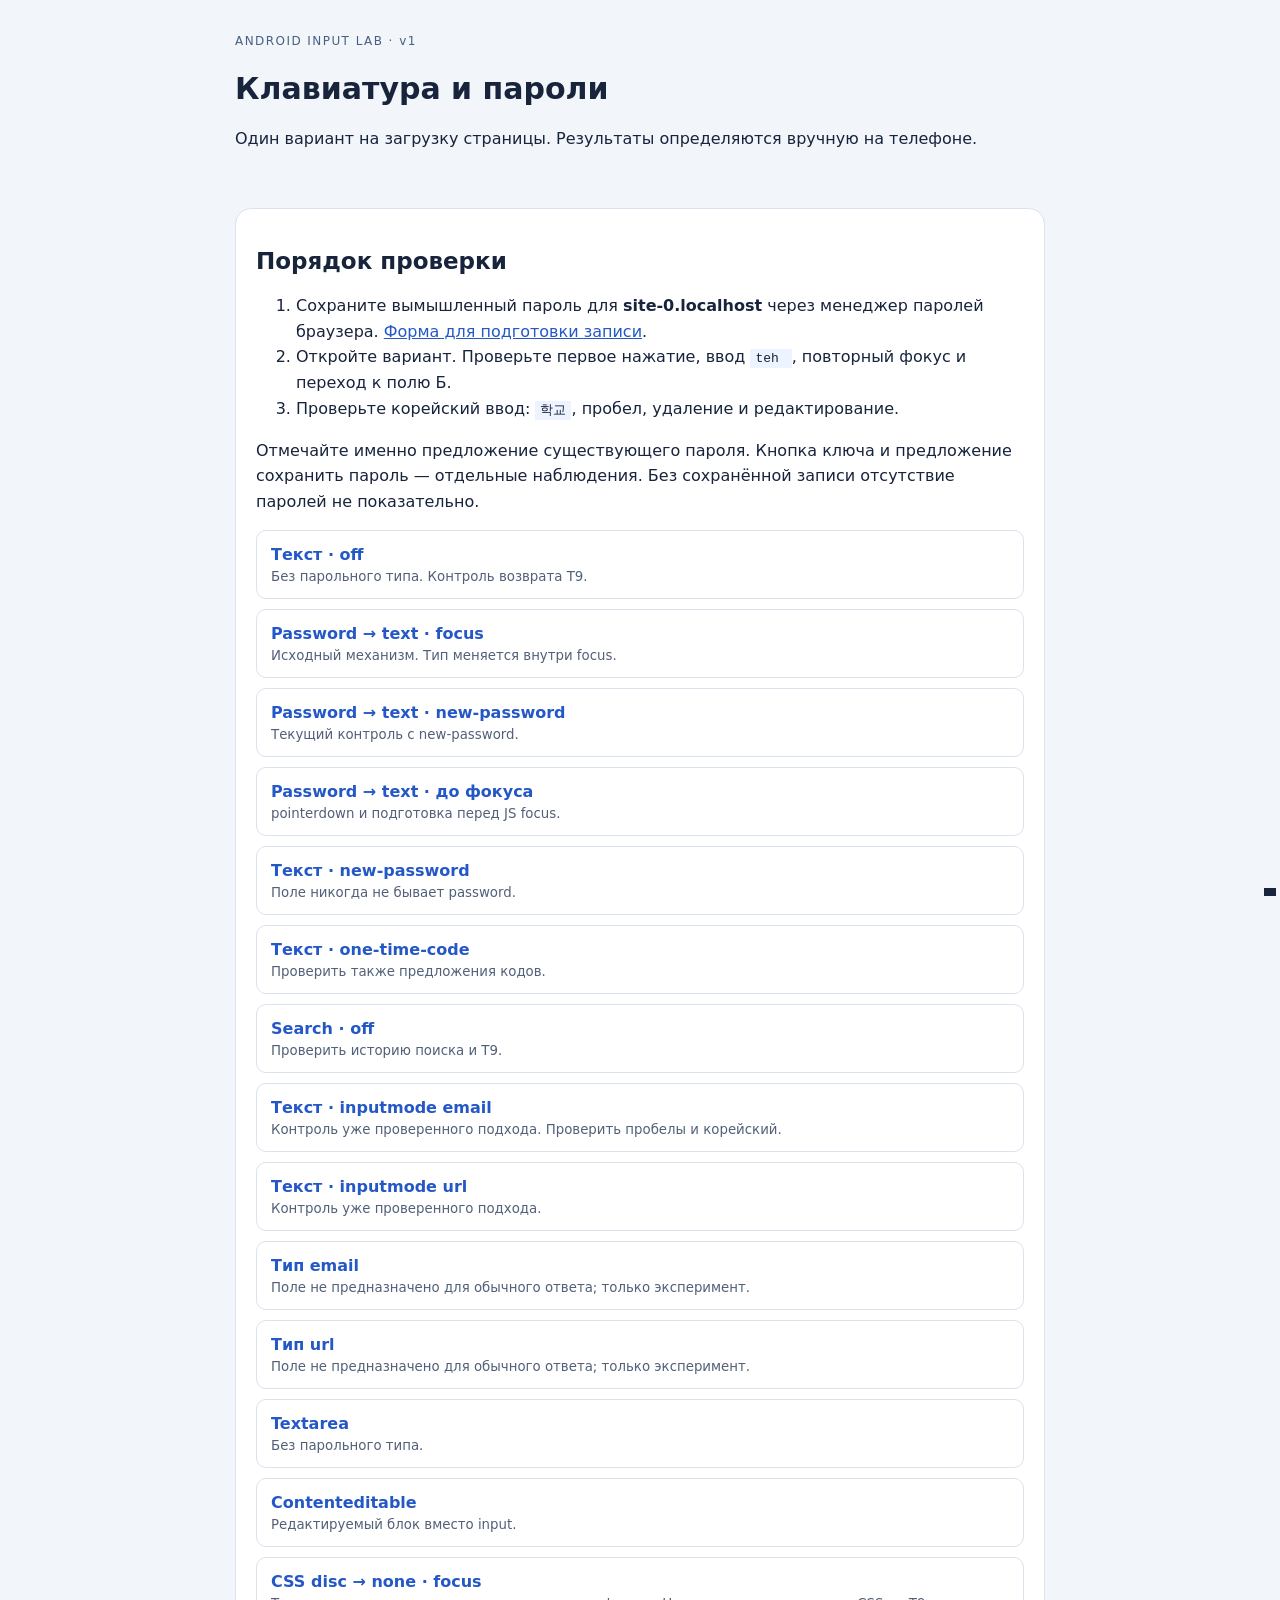
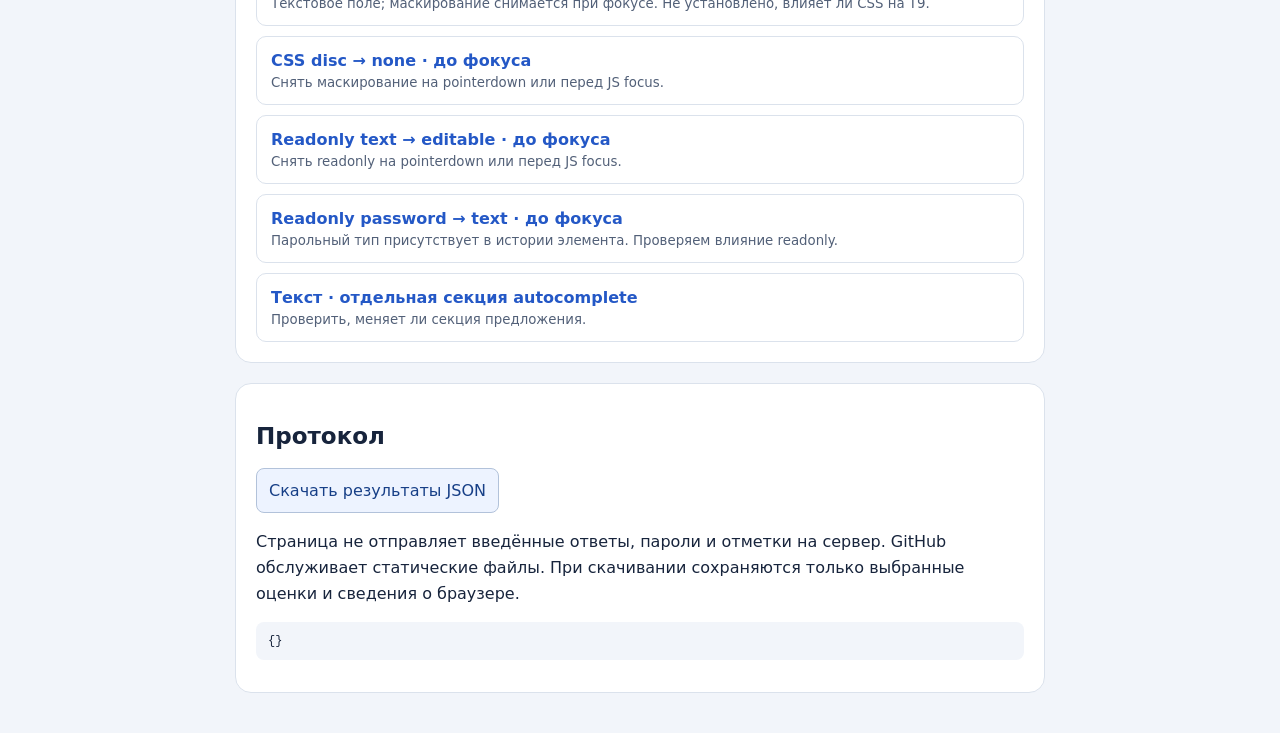
<file: index.html>
<!doctype html>
<html lang="ru"><meta charset="utf-8"><meta name="viewport" content="width=device-width,initial-scale=1"><title>Клавиатура и пароли · лаборатория</title><link rel="stylesheet" href="style.css?v=2">
<header><p>ANDROID INPUT LAB · v1</p><h1>Клавиатура и пароли</h1><p>Один вариант на загрузку страницы. Результаты определяются вручную на телефоне.</p></header>
<main><section id="catalog"><h2>Порядок проверки</h2><ol><li>Сохраните вымышленный пароль для <strong id="host"></strong> через менеджер паролей браузера. <a href="setup.html">Форма для подготовки записи</a>.</li><li>Откройте вариант. Проверьте первое нажатие, ввод <code>teh </code>, повторный фокус и переход к полю Б.</li><li>Проверьте корейский ввод: <code>학교</code>, пробел, удаление и редактирование.</li></ol><p>Отмечайте именно предложение существующего пароля. Кнопка ключа и предложение сохранить пароль — отдельные наблюдения. Без сохранённой записи отсутствие паролей не показательно.</p><nav id="variants"></nav></section>
<section id="experiment" hidden><a href="./">← Все варианты</a><h2 id="caseTitle"></h2><p id="caseNote"></p><p><a id="reload">Загрузить этот вариант заново</a></p><div id="fields"></div><div class="buttons"><button id="focusA">Фокус А из JS</button><button id="focusB">Фокус Б из JS</button><button id="blur">Убрать фокус</button><button id="recreate">Пересоздать поля</button></div><h3>Фактические атрибуты</h3><pre id="attrs"></pre><details><summary>События (без введённого текста)</summary><pre id="events"></pre></details><h3>Результат этого варианта</h3><div id="results"></div><p>Отметки хранятся только в этом браузере. Ничего не определяется автоматически.</p></section>
<section><h2>Протокол</h2><button id="export">Скачать результаты JSON</button><p>Страница не отправляет введённые ответы, пароли и отметки на сервер. GitHub обслуживает статические файлы. При скачивании сохраняются только выбранные оценки и сведения о браузере.</p><pre id="summary"></pre></section></main><script src="lab.js?v=2"></script><script src="touch-debug.js?v=1"></script></html>
</file>
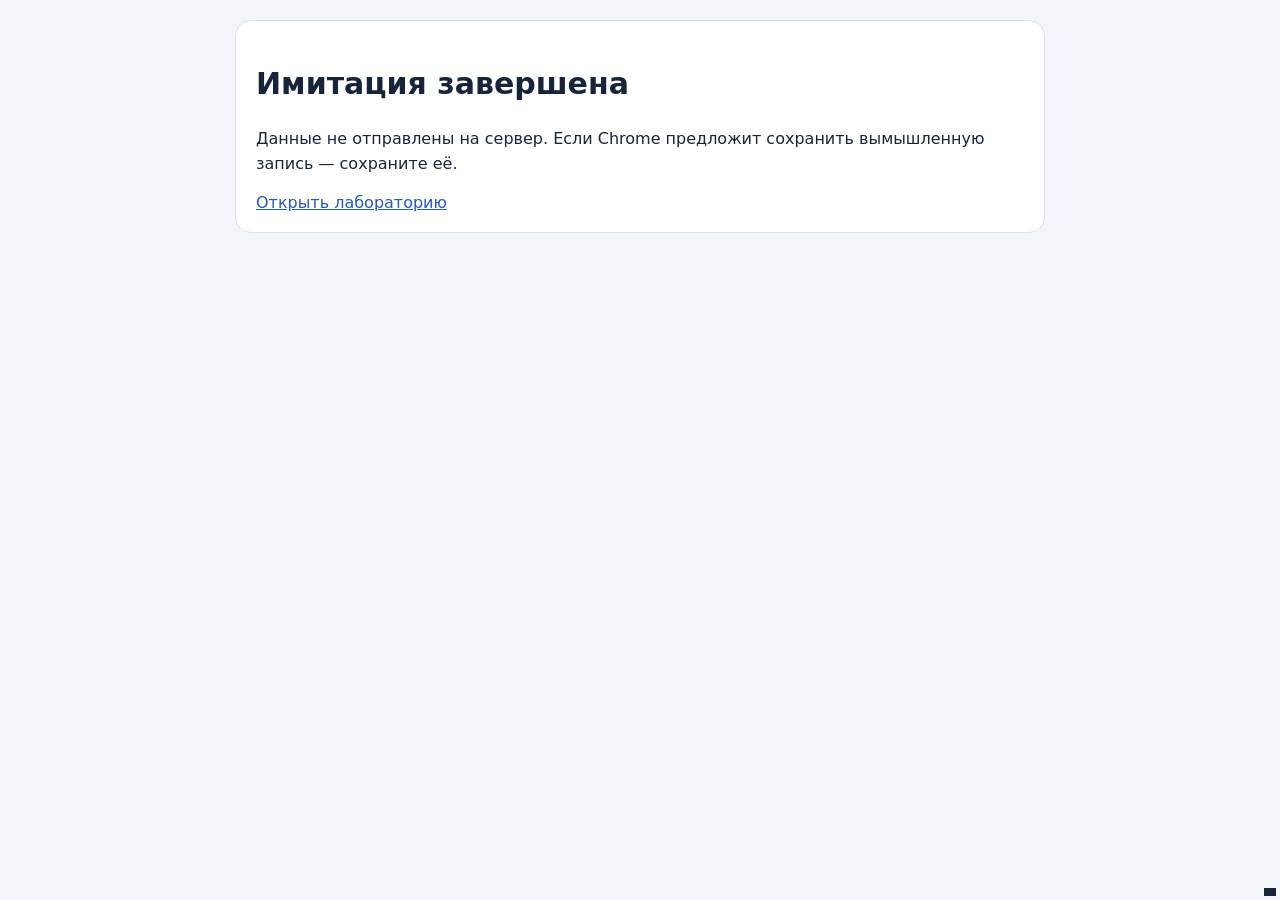
<file: saved.html>
<!doctype html><html lang="ru"><meta charset="utf-8"><meta name="viewport" content="width=device-width,initial-scale=1"><title>Имитация завершена</title><link rel="stylesheet" href="style.css"><main><section><h1>Имитация завершена</h1><p>Данные не отправлены на сервер. Если Chrome предложит сохранить вымышленную запись — сохраните её.</p><a href="./">Открыть лабораторию</a></section></main><script src="touch-debug.js?v=1"></script></html>
</file>
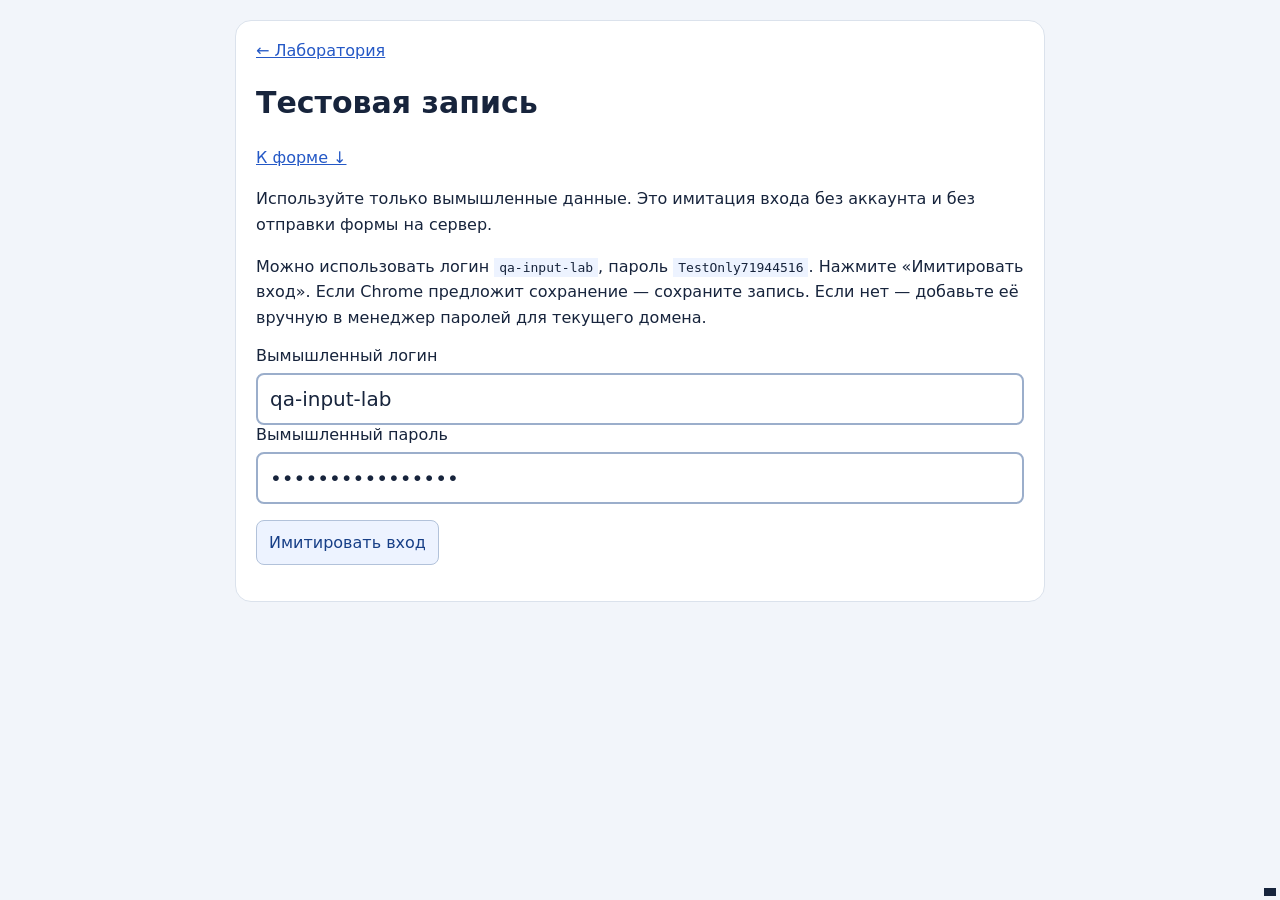
<file: setup.html>
<!doctype html><html lang="ru"><meta charset="utf-8"><meta name="viewport" content="width=device-width,initial-scale=1"><title>Подготовка тестового пароля</title><link rel="stylesheet" href="style.css"><main><section><a href="./">← Лаборатория</a><h1>Тестовая запись</h1><p><a href="#login">К форме ↓</a></p><p>Используйте только вымышленные данные. Это имитация входа без аккаунта и без отправки формы на сервер.</p><p>Можно использовать логин <code>qa-input-lab</code>, пароль <code>TestOnly71944516</code>. Нажмите «Имитировать вход». Если Chrome предложит сохранение — сохраните запись. Если нет — добавьте её вручную в менеджер паролей для текущего домена.</p><form id="login" autocomplete="on"><label for="username">Вымышленный логин</label><input id="username" name="username" type="text" autocomplete="username" value="qa-input-lab" required><label for="password">Вымышленный пароль</label><input id="password" name="password" type="password" autocomplete="current-password" value="TestOnly71944516" required><p><button>Имитировать вход</button></p></form><p id="done" hidden>Имитация завершена. Данные не отправлены. Убедитесь, что браузер сохранил запись, и вернитесь в лабораторию.</p></section></main><script>document.getElementById('login').addEventListener('submit',e=>{e.preventDefault();location.assign('saved.html')})</script><script src="touch-debug.js?v=1"></script></html>
</file>
<file: style.css>
:root{font-family:system-ui,sans-serif;color:#17243c;background:#f2f5fa}*{box-sizing:border-box}body{margin:0}header,main{max-width:850px;margin:auto;padding:20px}header p:first-child{font-size:12px;letter-spacing:.12em;color:#476180}h1{font-size:30px}h2{font-size:23px}section{background:white;border:1px solid #dbe2ec;border-radius:16px;padding:20px;margin-bottom:20px}p,li{line-height:1.6}a{color:#2458c6}nav{display:grid;gap:10px}nav a{display:block;padding:14px;border:1px solid #dbe2ec;border-radius:10px;text-decoration:none}small{display:block;color:#526078;margin-top:5px}.field{margin:22px 0}label{display:block;margin-bottom:8px}input,textarea,[contenteditable]{font:20px system-ui;display:block;width:100%;min-height:52px;padding:12px;border:2px solid #9baecb;border-radius:8px;background:white;color:#17243c}input:focus,textarea:focus,[contenteditable]:focus{outline:3px solid #c8d8fb;border-color:#2458c6}button,select{font:16px system-ui;padding:12px;border:1px solid #b2c2da;background:#edf3ff;color:#173f87;border-radius:8px;cursor:pointer}.buttons{display:flex;flex-wrap:wrap;gap:10px}pre{font:12px ui-monospace,monospace;white-space:pre-wrap;overflow-wrap:anywhere;background:#f2f5fa;padding:12px;border-radius:8px;max-height:280px;overflow:auto}#results label{margin:16px 0}#results select{display:block;width:100%;margin-top:6px}code{background:#edf3ff;padding:2px 5px}[hidden]{display:none!important}

.testing header{display:none}.testing main{padding-top:72px}.testing #experiment{padding:16px}.testing #caseTitle{font-size:20px}.testing #caseNote{font-size:14px;line-height:1.4}.testing #caseNav{position:fixed;top:0;left:0;right:0;z-index:5;display:flex;justify-content:space-between;gap:12px;padding:8px 16px;background:#17243c}.testing #caseNav a{color:white;border:1px solid #7184a0;padding:10px 16px;background:#243d61}
</file>
